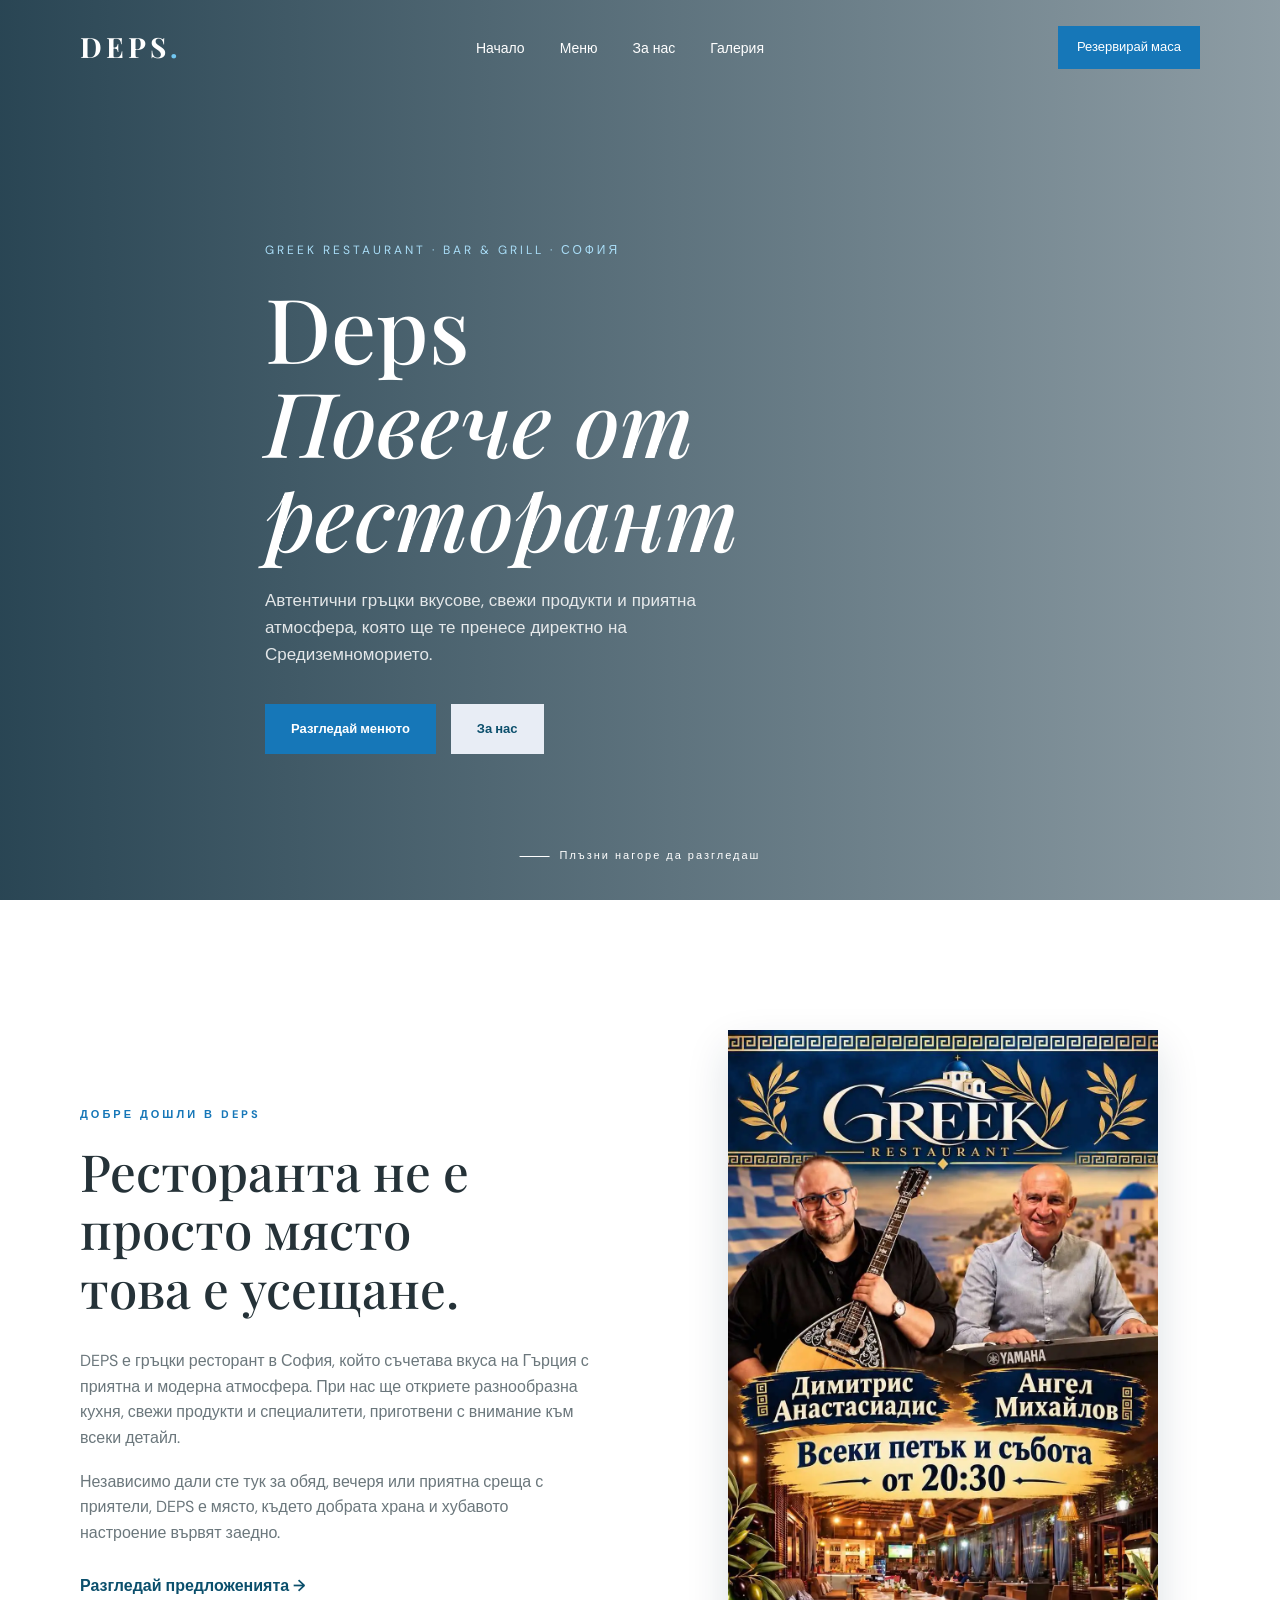
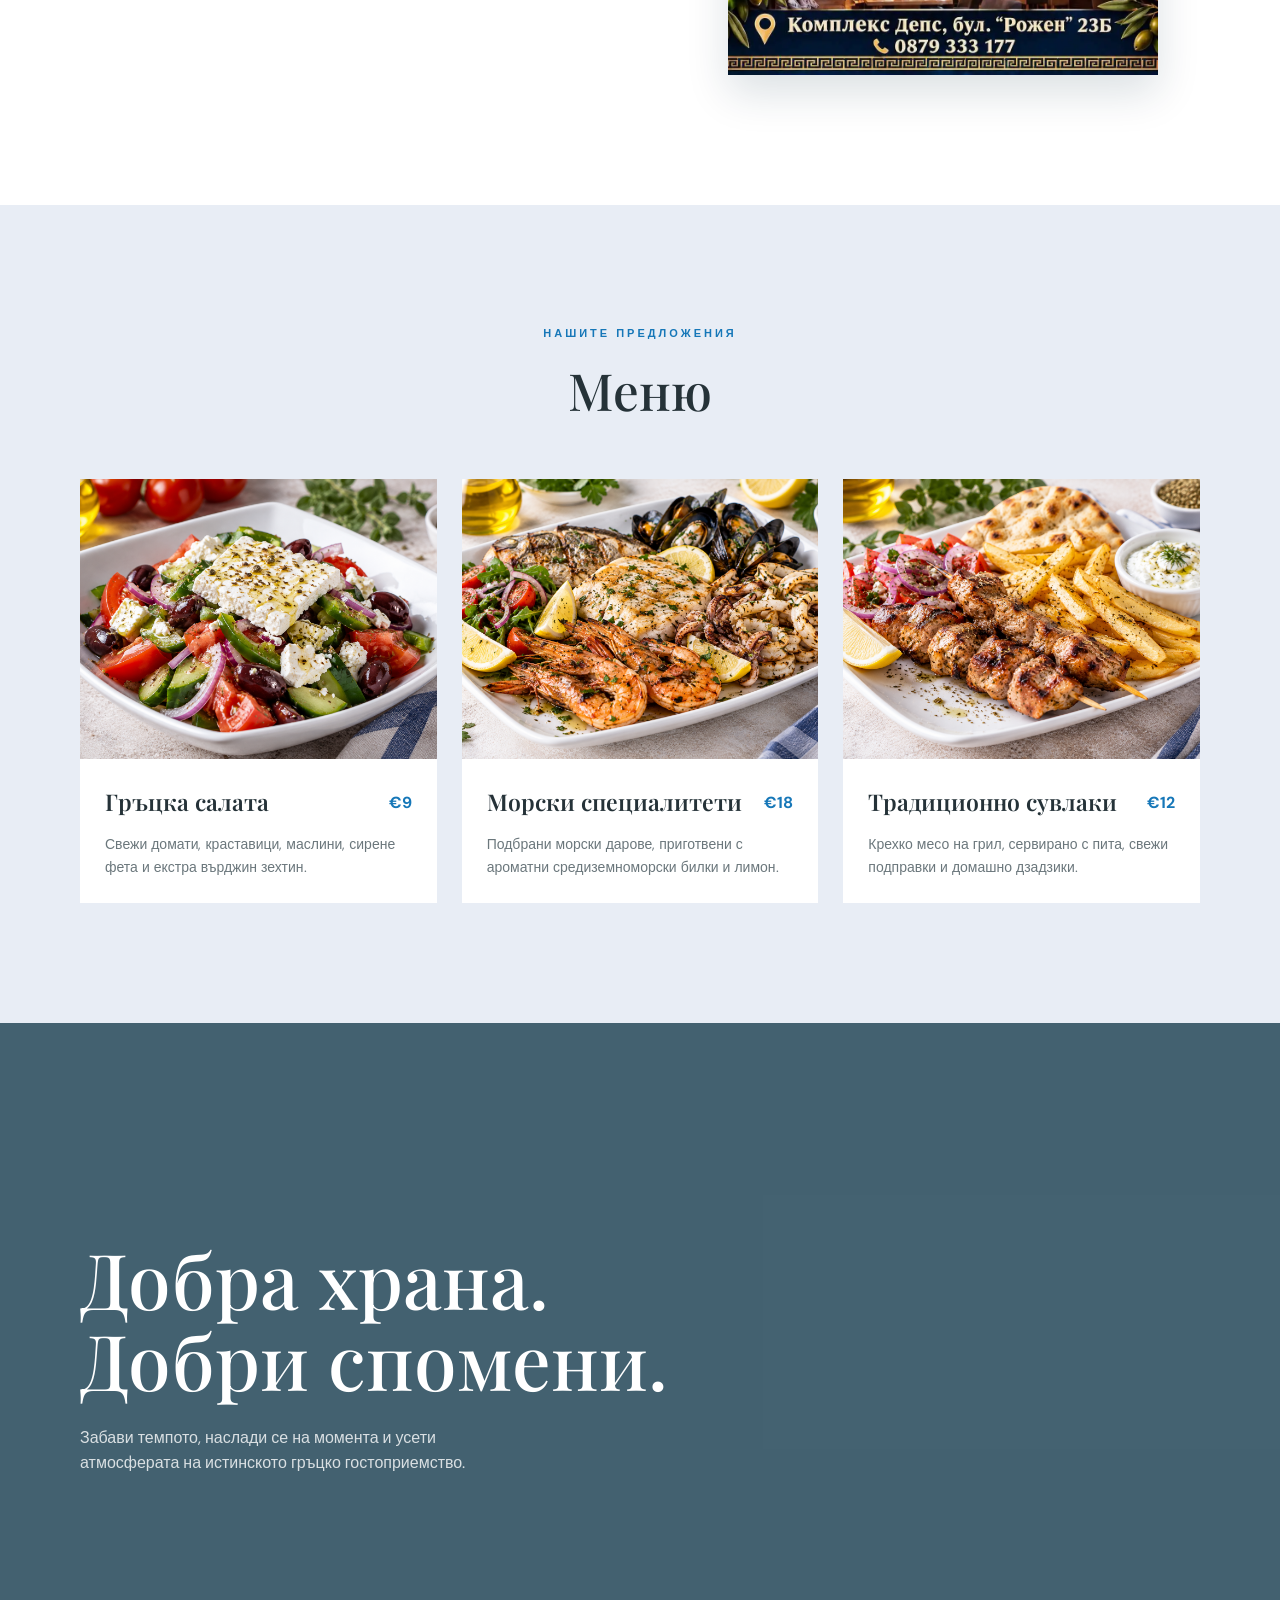
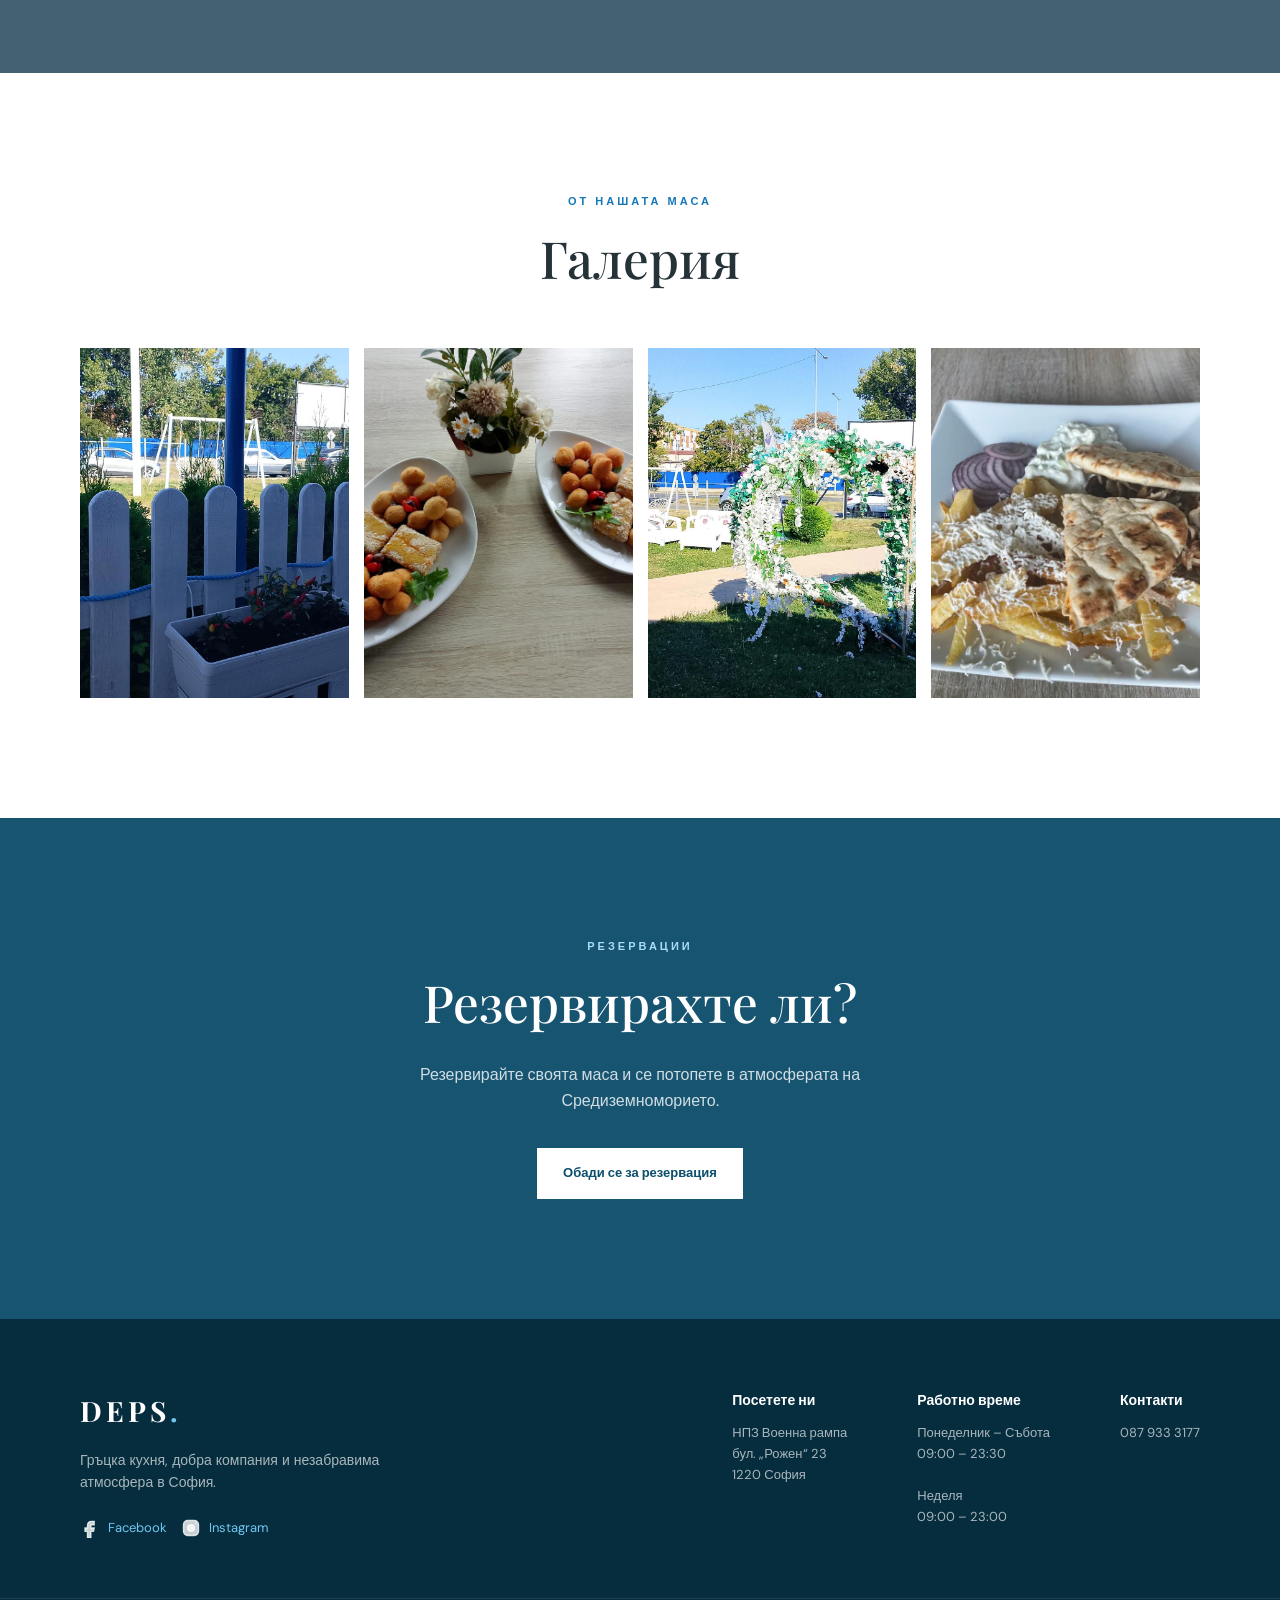
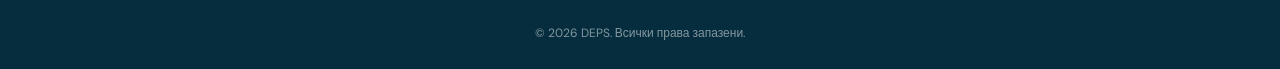
<file: index.html>
<!DOCTYPE html>
<html lang="bg">

<head>
    <meta charset="UTF-8">
    <meta name="viewport" content="width=device-width, initial-scale=1.0">

    <title>DEPS Complex – Гръцки ресторант в София | бул. Рожен 23</title>
    <meta name="description" content="DEPS Complex – гръцки ресторант в София с автентична гръцка кухня, морски специалитети и приятна атмосфера. Посетете ни на бул. „Рожен“ 23.">
    <meta name="robots" content="index, follow">
    <meta name="theme-color" content="#062d3e">
    <link rel="canonical" href="https://depscomplex.com/">

    <link rel="icon" type="image/svg+xml" href="favicon.svg">

    <!-- Open Graph / social sharing -->
    <meta property="og:type" content="website">
    <meta property="og:title" content="DEPS Complex – Гръцки ресторант в София">
    <meta property="og:description" content="Автентични гръцки вкусове, морски специалитети и приятна атмосфера в София. DEPS Complex, бул. „Рожен“ 23.">
    <meta property="og:url" content="https://depscomplex.com/">
    <meta property="og:site_name" content="DEPS Complex">
    <meta property="og:locale" content="bg_BG">
    <meta property="og:image" content="https://depscomplex.com/images/726c0c00-57dd-46ca-b9e7-94f293aad9a5.jpg">
    <meta property="og:image:alt" content="Гръцка кухня в DEPS Complex">

    <meta name="twitter:card" content="summary_large_image">
    <meta name="twitter:title" content="DEPS Complex – Гръцки ресторант в София">
    <meta name="twitter:description" content="Автентични гръцки вкусове, морски специалитети и приятна атмосфера в София.">
    <meta name="twitter:image" content="https://depscomplex.com/images/726c0c00-57dd-46ca-b9e7-94f293aad9a5.jpg">

    <!-- CSS -->
    <link rel="stylesheet" href="style.css">

    <!-- Google Fonts -->
    <link rel="preconnect" href="https://fonts.googleapis.com">
    <link rel="preconnect" href="https://fonts.gstatic.com" crossorigin>
    <link href="https://fonts.googleapis.com/css2?family=DM+Sans:wght@400;500;600;700&family=Playfair+Display:wght@500;600;700&display=swap" rel="stylesheet">

    <!-- LocalBusiness / Restaurant structured data -->
    <script type="application/ld+json">
    {
        "@context": "https://schema.org",
        "@type": "Restaurant",
        "@id": "https://depscomplex.com/#restaurant",
        "name": "DEPS Complex",
        "url": "https://depscomplex.com/",
        "image": "https://depscomplex.com/images/726c0c00-57dd-46ca-b9e7-94f293aad9a5.jpg",
        "description": "Гръцки ресторант в София с автентични гръцки вкусове, морски специалитети и приятна атмосфера.",
        "servesCuisine": [
            "Greek",
            "Mediterranean"
        ],
        "telephone": "+359879333177",
        "address": {
            "@type": "PostalAddress",
            "streetAddress": "бул. „Рожен“ 23",
            "postalCode": "1220",
            "addressLocality": "София",
            "addressCountry": "BG"
        },
        "openingHoursSpecification": [
            {
                "@type": "OpeningHoursSpecification",
                "dayOfWeek": [
                    "Monday",
                    "Tuesday",
                    "Wednesday",
                    "Thursday",
                    "Friday",
                    "Saturday"
                ],
                "opens": "09:00",
                "closes": "23:30"
            },
            {
                "@type": "OpeningHoursSpecification",
                "dayOfWeek": "Sunday",
                "opens": "09:00",
                "closes": "23:00"
            }
        ],
        "sameAs": [
            "https://www.facebook.com/BarCartel/",
            "https://www.instagram.com/depscomplexbg/"
        ]
    }
    </script>
</head>

<body>

    <!-- NAVIGATION -->
    <header class="navbar">
        <div class="container nav-container">

            <a href="#home" class="logo" aria-label="DEPS Complex – начало">
                DEPS<span>.</span>
            </a>

            <nav class="desktop-nav" aria-label="Основна навигация">
                <ul class="nav-links">
                    <li><a href="#home">Начало</a></li>
                    <li><a href="#menu">Меню</a></li>
                    <li><a href="#about">За нас</a></li>
                    <li><a href="#gallery">Галерия</a></li>
                </ul>
            </nav>

            <a href="#contact" class="nav-button">
                Резервирай маса
            </a>

            <button class="menu-toggle" type="button" aria-label="Отвори менюто" aria-controls="mobile-menu" aria-expanded="false">
                <span></span>
                <span></span>
                <span></span>
            </button>

        </div>

        <div class="mobile-menu" id="mobile-menu">
            <div class="container">
                <nav aria-label="Мобилна навигация">
                    <ul class="mobile-nav-links">
                        <li><a href="#home">Начало</a></li>
                        <li><a href="#menu">Меню</a></li>
                        <li><a href="#about">За нас</a></li>
                        <li><a href="#gallery">Галерия</a></li>
                        <li><a href="#contact" class="mobile-nav-cta">Резервирай маса</a></li>
                    </ul>
                </nav>
            </div>
        </div>
    </header>


    <!-- HERO -->
    <section class="hero" id="home">

        <div class="hero-overlay"></div>

        <div class="container hero-content">
            <p class="hero-subtitle">
                GREEK RESTAURANT · BAR &amp; GRILL · СОФИЯ
            </p>

            <h1>
                Deps<br>
                <span>Повече от ресторант</span>
            </h1>

            <p class="hero-description">
                Автентични гръцки вкусове, свежи продукти и приятна
                атмосфера, която ще те пренесе директно на Средиземноморието.
            </p>

            <div class="hero-buttons">
                <a href="#menu" class="btn btn-primary">
                    Разгледай менюто
                </a>

                <a href="#about" class="btn btn-outline">
                    За нас
                </a>

            </div>

        </div>

        <div class="scroll-indicator">
            <span></span>
            Плъзни нагоре да разгледаш
        </div>

    </section>


    <!-- ABOUT -->
    <section class="intro" id="about">

        <div class="container intro-container">

            <div class="intro-text">

                <p class="section-label">
                    ДОБРЕ ДОШЛИ В DEPS
                </p>

                <h2>
                    Ресторанта не е просто място<br>
                    това е усещане.
                </h2>

                <p>
                    DEPS е гръцки ресторант в София, който съчетава вкуса на Гърция
                    с приятна и модерна атмосфера. При нас ще откриете разнообразна кухня,
                    свежи продукти и специалитети, приготвени с внимание
                    към всеки детайл.
                </p>

                <p>
                    Независимо дали сте тук за обяд, вечеря или приятна
                    среща с приятели, DEPS е място, където добрата храна
                    и хубавото настроение вървят заедно.
                </p>

                <a href="#menu" class="text-link">
                    Разгледай предложенията →
                </a>
            </div>


            <div class="intro-image">

                <img
                    src="images/plakat.webp"
                    alt="DEPS Complex – гръцки ресторант в София, музикална програма и адрес"
                    width="1024"
                    height="1536"
                    loading="lazy"
                    decoding="async"
                >

            </div>

        </div>

    </section>


    <!-- MENU -->
    <section class="menu" id="menu">

        <div class="container">

            <div class="section-heading">

                <p class="section-label">
                    НАШИТЕ ПРЕДЛОЖЕНИЯ
                </p>

                <h2>
                    Меню<br>
                </h2>

            </div>


            <div class="menu-grid">

                <!-- DISH 1 -->
                <article class="menu-card">

                    <div class="menu-image">

                        <img
                            src="images/гръцкасалата.png"
                            alt="Гръцка салата"
                            loading="lazy"
                            decoding="async"
                        >

                    </div>
                    <div class="menu-content">

                        <div class="menu-title">
                            <h3>Гръцка салата</h3>
                            <span>€9</span>
                        </div>

                        <p>
                            Свежи домати, краставици, маслини,
                            сирене фета и екстра върджин зехтин.
                        </p>

                    </div>

                </article>
                <!-- DISH 2 -->
                <article class="menu-card">

                    <div class="menu-image">

                        <img
                            src="images/морски.png"
                            alt="Морски специалитети"
                            loading="lazy"
                            decoding="async"
                        >

                    </div>

                    <div class="menu-content">

                        <div class="menu-title">
                            <h3>Морски специалитети</h3>
                            <span>€18</span>
                        </div>

                        <p>
                            Подбрани морски дарове, приготвени
                            с ароматни средиземноморски билки и лимон.
                        </p>

                    </div>

                </article>


                <!-- DISH 3 -->
                <article class="menu-card">

                    <div class="menu-image">

                        <img
                            src="images/традиционносувлаки.png"
                            alt="Традиционно сувлаки"
                            loading="lazy"
                            decoding="async"
                        >

                    </div>

                    <div class="menu-content">

                        <div class="menu-title">
                            <h3>Традиционно сувлаки</h3>
                            <span>€12</span>
                        </div>

                        <p>
                            Крехко месо на грил, сервирано с пита,
                            свежи подправки и домашно дзадзики.
                        </p>

                    </div>

                </article>

            </div>

        </div>

    </section>


    <!-- EXPERIENCE -->
    <section class="experience">
        <div class="experience-overlay"></div>

        <div class="container experience-content">

            <p class="section-label light">
            </p>

            <h2>
                Добра храна.<br>
                Добри спомени.
            </h2>

            <p>
                Забави темпото, наслади се на момента и
                усети атмосферата на истинското гръцко гостоприемство.
            </p>

        </div>

    </section>


    <!-- GALLERY -->
    <section class="gallery" id="gallery">

        <div class="container">

            <div class="section-heading">

                <p class="section-label">
                    ОТ НАШАТА МАСА
                </p>

                <h2>
                    Галерия
                </h2>

            </div>


            <div class="gallery-grid">

                <img
                    src="images/e0d6d19d-e3cd-44c4-af16-7e842843db31.jpg"
                    alt="Гръцка храна в DEPS Complex"
                    loading="lazy"
                    decoding="async"
                >

                <img
                    src="images/d3f61ba5-1c6e-4abb-b156-3a126c61329b.jpg"
                    alt="Средиземноморска храна в DEPS Complex"
                    loading="lazy"
                    decoding="async"
                >

                <img
                    src="images/13f977eb-a258-48fd-aa7f-844dce8c6cb1.jpg"
                    alt="Атмосферата в ресторант DEPS Complex"
                    loading="lazy"
                    decoding="async"
                >

                <img
                    src="images/гирос.png"
                    alt="Гиро и гръцка кухня в DEPS Complex"
                    loading="lazy"
                    decoding="async"
                >

            </div>
        </div>

    </section>


    <!-- RESERVATIONS -->
    <section class="reservation" id="contact">

        <div class="container reservation-content">

            <p class="section-label light">
                РЕЗЕРВАЦИИ
            </p>

            <h2>
                Резервирахте ли?<br>

            </h2>

            <p>
                Резервирайте своята маса и се потопете
                в атмосферата на Средиземноморието.
            </p>
            <div class="reservation-actions">
                <button type="button" class="btn btn-white" id="open-reservation-modal" aria-haspopup="dialog" aria-controls="reservation-modal">
                    Обади се за резервация
                </button>

            </div>

        </div>

    </section>


    <!-- RESERVATION MODAL -->
    <div class="modal" id="reservation-modal" hidden>
        <div class="modal-backdrop" data-close-modal></div>

        <div
            class="modal-dialog"
            role="dialog"
            aria-modal="true"
            aria-labelledby="reservation-modal-title"
            aria-describedby="reservation-modal-description"
        >
            <button
                type="button"
                class="modal-close"
                id="close-reservation-modal"
                aria-label="Затвори прозореца"
            >
                &times;
            </button>

            <p class="section-label">РЕЗЕРВАЦИЯ</p>
            <h2 id="reservation-modal-title">Свържете се с DEPS</h2>
            <p id="reservation-modal-description">
                Обадете се на следния номер, за да резервирате маса.
            </p>

            <a href="tel:+359879333177" class="modal-phone">087 933 3177</a>

            <div class="modal-actions">
                <a href="tel:+359879333177" class="btn btn-primary">
                    Обади се
                </a>

                <button type="button" class="btn btn-secondary" id="modal-copy-phone">
                    Копирай номера
                </button>
            </div>

            <p class="copy-status" id="copy-status" role="status" aria-live="polite"></p>
        </div>
    </div>

    <!-- FOOTER -->
    <footer>

        <div class="container footer-container">

            <div class="footer-brand">

                <h3>DEPS<span>.</span></h3>

                <p>
                    Гръцка кухня, добра компания и
                    незабравима атмосфера в София.
                </p>

                <div class="social-links" aria-label="Социални мрежи">
                    <a href="https://www.facebook.com/BarCartel/" target="_blank" rel="noopener noreferrer" aria-label="DEPS Complex във Facebook">
                        <svg viewBox="0 0 24 24" aria-hidden="true">
                            <path d="M14 8h3V4h-3c-3.31 0-5 1.9-5 5v3H6v4h3v8h4v-8h3.2l.8-4H13V9c0-.66.34-1 1-1Z"></path>
                        </svg>
                        <span>Facebook</span>
                    </a>

                    <a href="https://www.instagram.com/depscomplexbg/" target="_blank" rel="noopener noreferrer" aria-label="DEPS Complex в Instagram">
                        <svg viewBox="0 0 24 24" aria-hidden="true">
                            <rect x="3" y="3" width="18" height="18" rx="5" ry="5"></rect>
                            <circle cx="12" cy="12" r="4"></circle>
                            <circle cx="17.5" cy="6.5" r="1" class="social-icon-fill"></circle>
                        </svg>
                        <span>Instagram</span>
                    </a>
                </div>

            </div>

            <div class="footer-info">

                <div>
                    <h4>Посетете ни</h4>
                    <p>
                        НПЗ Военна рампа<br>
                        бул. „Рожен“ 23<br>
                        1220 София
                    </p>
                </div>


                <div>
                    <h4>Работно време</h4>
                    <p>
                        Понеделник – Събота<br>
                        09:00 – 23:30
                        <br><br>
                        Неделя<br>
                        09:00 – 23:00
                    </p>
                </div>


                <div>
                    <h4>Контакти</h4>
                    <p>
                        <a href="tel:+359879333177">
                            087 933 3177
                        </a>
                    </p>
                </div>

            </div>

        </div>


        <div class="footer-bottom">
            <p>
                © 2026 DEPS. Всички права запазени.
            </p>

        </div>

    </footer>

    <script src="script.js"></script>
</body>
</html>
</file>
<file: style.css>
/* =========================
   RESET & VARIABLES
========================= */

:root {
    --blue: #0b4f6c;
    --blue-light: #1677b8;
    --dark-blue: #07364b;
    --white: #ffffff;
    --section-blue: #e8edf5;
    --text: #253238;
    --gray: #6b777c;
}

* {
    margin: 0;
    padding: 0;
    box-sizing: border-box;
}

html {
    scroll-behavior: smooth;
    scroll-padding-top: 95px;
}

body {
    font-family: "DM Sans", sans-serif;
    color: var(--text);
    background: var(--white);
    line-height: 1.6;
}

body.menu-open,
body.modal-open {
    overflow: hidden;
}

img {
    width: 100%;
    display: block;
}

a {
    text-decoration: none;
    color: inherit;
}

button {
    font: inherit;
}

.container {
    width: min(1120px, 90%);
    margin: auto;
}


/* =========================
   NAVIGATION
========================= */

.navbar {
    position: fixed;
    top: 0;
    left: 0;
    width: 100%;
    z-index: 100;
    padding: 25px 0;
    background: transparent;
    transition: background 0.3s ease, box-shadow 0.3s ease, padding 0.3s ease;
}

.navbar.scrolled {
    padding: 16px 0;
    background: rgba(6, 45, 62, 0.96);
    box-shadow: 0 8px 24px rgba(0, 0, 0, 0.12);
    backdrop-filter: blur(10px);
    -webkit-backdrop-filter: blur(10px);
}

.nav-container {
    display: flex;
    align-items: center;
    justify-content: space-between;
    position: relative;
    z-index: 2;
}

.logo,
.footer-brand h3 {
    font-family: "Playfair Display", serif;
    font-size: 28px;
    font-weight: 700;
    letter-spacing: 4px;
}

.logo {
    color: white;
}

.logo span,
.footer-brand span {
    color: #72c7f2;
}

.nav-links {
    display: flex;
    list-style: none;
    gap: 35px;
}

.nav-links a {
    color: white;
    font-size: 14px;
    transition: opacity 0.3s;
}

.nav-links a:hover {
    opacity: 0.7;
}

.nav-button {
    display: inline-block;
    color: white;
    background: var(--blue-light);
    border: 1px solid var(--blue-light);
    padding: 10px 18px;
    font-size: 13px;
    transition: 0.3s;
}

.nav-button:hover {
    background: white;
    color: var(--blue);
}

.menu-toggle {
    display: none;
    width: 46px;
    height: 46px;
    padding: 10px;
    border: 1px solid #1677b8;
    background: #1677b8;
    color: white;
    cursor: pointer;
    align-items: center;
    justify-content: center;
    flex-direction: column;
    gap: 5px;
}

.menu-toggle span {
    display: block;
    width: 22px;
    height: 2px;
    background: currentColor;
    transition: transform 0.25s ease, opacity 0.25s ease;
}

.menu-toggle[aria-expanded="true"] span:nth-child(1) {
    transform: translateY(7px) rotate(45deg);
}

.menu-toggle[aria-expanded="true"] span:nth-child(2) {
    opacity: 0;
}

.menu-toggle[aria-expanded="true"] span:nth-child(3) {
    transform: translateY(-7px) rotate(-45deg);
}

.mobile-menu {
    display: none;
}


/* =========================
   HERO
========================= */

.hero {
    min-height: 100vh;
    padding-top: 95px;

    background-image:
        url("https://images.unsplash.com/photo-1504674900247-0877df9cc836?auto=format&fit=crop&w=2000&q=85");

    background-size: cover;
    background-position: center;
    position: relative;

    display: flex;
    align-items: center;

    color: white;
}

.hero-overlay {
    position: absolute;
    inset: 0;

    background:
        linear-gradient(
            90deg,
            rgba(4, 37, 54, 0.85),
            rgba(4, 37, 54, 0.45)
        );
}

.hero-content {
    position: relative;
    z-index: 2;
    max-width: 750px;
}

.hero-subtitle {
    font-size: 12px;
    letter-spacing: 3px;
    margin-bottom: 20px;
    color: #a9ddf7;
}

.hero h1 {
    font-family: "Playfair Display", serif;
    font-size: clamp(52px, 7vw, 90px);
    line-height: 1.05;
    font-weight: 500;
    margin-bottom: 25px;
}

.hero h1 span {
    font-style: italic;
}

.hero-description {
    max-width: 500px;
    font-size: 17px;
    color: rgba(255, 255, 255, 0.85);
    margin-bottom: 35px;
}


/* =========================
   BUTTONS
========================= */

.hero-buttons {
    display: flex;
    gap: 15px;
}

.btn {
    display: inline-block;
    padding: 14px 25px;
    border: 1px solid transparent;
    font-size: 13px;
    font-weight: 600;
    font-family: inherit;
    text-align: center;
    cursor: pointer;
    transition: all 0.3s ease;
    -webkit-appearance: none;
    appearance: none;
}

.btn-primary {
    background: var(--blue-light);
    border-color: var(--blue-light);
    color: white;
}

.btn-primary:hover {
    background: white;
    color: var(--blue);
}

.btn-outline {
    background: var(--section-blue);
    border: 1px solid var(--section-blue);
    color: var(--blue);
}

.btn-outline:hover {
    background: white;
    border-color: white;
    color: var(--blue);
}

.btn-white {
    background: white;
    border: 1px solid white;
    color: var(--blue);
}

.btn-white:hover {
    background: var(--section-blue);
    border-color: var(--section-blue);
}

.btn-secondary {
    background: #0b4f6c;
    border: 1px solid #0b4f6c;
    color: white;
}

.btn-secondary:hover {
    background: #07364b;
    border-color: #07364b;
}

.btn:focus-visible,
.nav-button:focus-visible,
.menu-toggle:focus-visible,
.mobile-nav-links a:focus-visible,
.modal-close:focus-visible,
.modal-phone:focus-visible,
.social-links a:focus-visible {
    outline: 3px solid #72c7f2;
    outline-offset: 3px;
}

.reservation-actions {
    display: flex;
    justify-content: center;
    align-items: center;
    flex-wrap: wrap;
    gap: 12px;
}


/* =========================
   SCROLL INDICATOR
========================= */

.scroll-indicator {
    position: absolute;
    bottom: 35px;
    left: 50%;
    transform: translateX(-50%);
    font-size: 11px;
    letter-spacing: 2px;
    display: flex;
    align-items: center;
    gap: 10px;
}

.scroll-indicator span {
    width: 30px;
    height: 1px;
    background: white;
}

/* =========================
   ABOUT
========================= */

.intro {
    padding: 130px 0;
}

.intro-container {
    display: grid;
    grid-template-columns: 1fr 1fr;
    gap: 90px;
    align-items: center;
}

.section-label {
    font-size: 11px;
    letter-spacing: 3px;
    font-weight: 700;
    color: var(--blue-light);
    margin-bottom: 18px;
}

.intro h2,
.section-heading h2,
.reservation h2 {
    font-family: "Playfair Display", serif;
    font-size: clamp(38px, 4vw, 58px);
    line-height: 1.15;
    font-weight: 500;
    margin-bottom: 30px;
}

.intro p:not(.section-label) {
    color: var(--gray);
    margin-bottom: 18px;
}

.intro-image {
    display: flex;
    align-items: center;
    justify-content: center;
}

.intro-image img {
    width: min(100%, 430px);
    height: auto;
    max-height: none;
    object-fit: contain;
    margin: 0 auto;
    box-shadow: 0 18px 40px rgba(6, 45, 62, 0.14);
}

.text-link {
    display: inline-block;
    margin-top: 10px;
    color: var(--blue);
    font-weight: 600;
    transition: transform 0.3s;
}

.text-link:hover {
    transform: translateX(5px);
}
/* =========================
   MENU
========================= */

.menu {
    background: var(--section-blue);
    padding: 120px 0;
}

.section-heading {
    text-align: center;
    margin-bottom: 60px;
}

.menu-grid {
    display: grid;
    grid-template-columns: repeat(3, 1fr);
    gap: 25px;
}

.menu-card {
    background: white;
    transition: transform 0.35s ease;
}

.menu-card:hover {
    transform: translateY(-8px);
}

.menu-image {
    overflow: hidden;
}
.menu-image img {
    height: 280px;
    object-fit: cover;
    transition: transform 0.5s;
}

.menu-card:hover img {
    transform: scale(1.06);
}

.menu-content {
    padding: 25px;
}

.menu-title {
    display: flex;
    justify-content: space-between;
    align-items: center;
    margin-bottom: 12px;
}

.menu-title h3 {
    font-family: "Playfair Display", serif;
    font-size: 23px;
    font-weight: 600;
}

.menu-title span {
    color: var(--blue-light);
    font-weight: 700;
}

.menu-content p {
    color: var(--gray);
    font-size: 14px;
}


/* =========================
   EXPERIENCE
========================= */

.experience {
    min-height: 650px;
    position: relative;
    display: flex;
    align-items: center;

    background-image:
        url("https://images.unsplash.com/photo-1515003197210-e0cd71810b5f?auto=format&fit=crop&w=2000&q=80");
    background-size: cover;
    background-position: center;

    color: white;
}

.experience-overlay {
    position: absolute;
    inset: 0;
    background: rgba(5, 45, 65, 0.75);
}

.experience-content {
    position: relative;
    z-index: 2;
}

.light {
    color: #a9ddf7;
}

.experience h2 {
    font-family: "Playfair Display", serif;
    font-size: clamp(50px, 6vw, 80px);
    line-height: 1.05;
    font-weight: 500;
    margin-bottom: 25px;
}
.experience p:not(.section-label) {
    max-width: 450px;
    color: rgba(255, 255, 255, 0.8);
}


/* =========================
   GALLERY
========================= */

.gallery {
    padding: 120px 0;
}

.gallery-grid {
    display: grid;
    grid-template-columns: repeat(4, 1fr);
    gap: 15px;
}

.gallery-grid img {
    height: 350px;
    object-fit: cover;
    transition: opacity 0.3s;
}

.gallery-grid img:hover {
    opacity: 0.8;
}


/* =========================
   RESERVATIONS
========================= */

.reservation {
    padding: 120px 0;
    text-align: center;

    background:
        linear-gradient(
            rgba(10, 75, 105, 0.95),
            rgba(10, 75, 105, 0.95)
        ),
        url("https://images.unsplash.com/photo-1513104890138-7c749659a591?auto=format&fit=crop&w=1800&q=80");

    background-size: cover;
    background-position: center;

    color: white;
}

.reservation-content {
    max-width: 750px;
}
.reservation p:not(.section-label) {
    max-width: 500px;
    margin: 0 auto 35px;
    color: rgba(255, 255, 255, 0.8);
}


/* =========================
   RESERVATION MODAL
========================= */

.modal[hidden] {
    display: none;
}

.modal {
    position: fixed;
    inset: 0;
    z-index: 300;
    display: grid;
    place-items: center;
    padding: 24px;
}

.modal-backdrop {
    position: absolute;
    inset: 0;
    background: rgba(3, 24, 34, 0.75);
    backdrop-filter: blur(4px);
    -webkit-backdrop-filter: blur(4px);
}

.modal-dialog {
    position: relative;
    width: min(520px, 100%);
    padding: 42px;
    background: white;
    color: var(--text);
    box-shadow: 0 24px 70px rgba(0, 0, 0, 0.25);
    border-radius: 8px;
}

.modal-dialog h2 {
    font-family: "Playfair Display", serif;
    font-size: clamp(34px, 5vw, 48px);
    line-height: 1.1;
    font-weight: 500;
    margin-bottom: 16px;
}

.modal-dialog > p:not(.section-label):not(.copy-status) {
    color: var(--gray);
}

.modal-close {
    position: absolute;
    top: 14px;
    right: 14px;
    width: 42px;
    height: 42px;
    display: grid;
    place-items: center;
    border: 1px solid #d3dce5;
    background: #e8edf5;
    color: var(--blue);
    font-size: 28px;
    line-height: 1;
    cursor: pointer;
    border-radius: 6px;
}

.modal-close:hover {
    background: #dce5ef;
}

.modal-phone {
    display: inline-block;
    margin: 28px 0 20px;
    font-size: clamp(30px, 6vw, 42px);
    line-height: 1.1;
    font-weight: 700;
    letter-spacing: 1px;
    color: var(--blue);
}

.modal-actions {
    display: flex;
    flex-wrap: wrap;
    gap: 12px;
}

.copy-status {
    min-height: 24px;
    margin-top: 14px;
    color: var(--blue);
    font-size: 13px;
    font-weight: 600;
}

/* =========================
   FOOTER
========================= */

footer {
    background: #062d3e;
    color: white;
    padding-top: 70px;
}

.footer-container {
    display: flex;
    justify-content: space-between;
    gap: 60px;
    padding-bottom: 60px;
}

.footer-brand {
    max-width: 300px;
}

.footer-brand h3 {
    margin-bottom: 15px;
}
.footer-brand p {
    color: rgba(255, 255, 255, 0.65);
    font-size: 14px;
}

.social-links {
    display: flex;
    flex-wrap: wrap;
    gap: 14px;
    margin-top: 24px;
}

.social-links a {
    display: inline-flex;
    align-items: center;
    gap: 8px;
    color: rgba(255, 255, 255, 0.78);
    font-size: 13px;
    transition: color 0.3s ease, transform 0.3s ease;
}

.social-links a:hover {
    color: #72c7f2;
    transform: translateY(-2px);
}

.social-links svg {
    width: 20px;
    height: 20px;
    fill: currentColor;
    stroke: currentColor;
    stroke-width: 1.7;
}

.social-links svg .social-icon-fill {
    fill: currentColor;
    stroke: none;
}

.footer-info {
    display: flex;
    gap: 70px;
}

.footer-info h4 {
    margin-bottom: 12px;
    font-size: 14px;
}

.footer-info p {
    color: rgba(255, 255, 255, 0.65);
    font-size: 13px;
}

.footer-info a:hover {
    color: #72c7f2;
}

.footer-bottom {
    border-top: 1px solid rgba(255, 255, 255, 0.1);
    text-align: center;
    padding: 25px;
    font-size: 12px;
    color: rgba(255, 255, 255, 0.5);
}


/* =========================
   RESPONSIVE - TABLET
========================= */

@media (max-width: 900px) {

    .desktop-nav,
    .nav-button {
        display: none;
    }

    .menu-toggle {
        display: inline-flex;
    }

    .mobile-menu {
        position: absolute;
        top: 100%;
        left: 0;
        width: 100%;
        display: block;
        max-height: 0;
        overflow: hidden;
        background: rgba(6, 45, 62, 0.98);
        box-shadow: 0 12px 24px rgba(0, 0, 0, 0.15);
        transition: max-height 0.35s ease;
    }

    .navbar.menu-open .mobile-menu {
        max-height: 420px;
    }

    .mobile-nav-links {
        list-style: none;
        padding: 18px 0 24px;
    }

    .mobile-nav-links li + li {
        margin-top: 4px;
    }

    .mobile-nav-links a {
        display: block;
        padding: 13px 0;
        color: white;
        font-size: 16px;
        border-bottom: 1px solid rgba(255, 255, 255, 0.08);
    }

    .mobile-nav-links li:last-child a {
        border-bottom: 0;
    }

    .mobile-nav-links a:hover,
    .mobile-nav-links a:focus-visible {
        color: #72c7f2;
    }

    .mobile-nav-cta {
        font-weight: 600;
    }

    .hero {
        padding-top: 85px;
    }

    .intro-container {
        grid-template-columns: 1fr;
        gap: 50px;
    }

    .intro-image img {
        width: min(100%, 380px);
    }

    .menu-grid {
        grid-template-columns: 1fr;
    }

    .gallery-grid {
        grid-template-columns: repeat(2, 1fr);
    }

    .footer-container {
        flex-direction: column;
    }
}


/* =========================
   RESPONSIVE - MOBILE
========================= */

@media (max-width: 600px) {
    .reservation-actions,
    .modal-actions {
        flex-direction: column;
        align-items: stretch;
    }

    .reservation-actions .btn,
    .modal-actions .btn {
        width: 100%;
        text-align: center;
    }

    .modal {
        padding: 16px;
    }

    .modal-dialog {
        padding: 34px 24px 28px;
    }

    .modal-phone {
        font-size: 30px;
    }


    .navbar {
        padding: 18px 0;
    }

    .navbar.scrolled {
        padding: 13px 0;
    }

    .logo,
    .footer-brand h3 {
        font-size: 24px;
        letter-spacing: 3px;
    }

    .menu-toggle {
        width: 42px;
        height: 42px;
    }

    .hero {
        padding-top: 78px;
    }

    .hero-buttons {
        flex-direction: column;
        align-items: flex-start;
    }

    .intro,
    .menu,
    .gallery,
    .reservation {
        padding: 80px 0;
    }

    .gallery-grid {
        grid-template-columns: 1fr;
    }

    .footer-info {
        flex-direction: column;
        gap: 30px;
    }

    .social-links {
        gap: 16px;
    }

    .hero h1 {
        font-size: 52px;
    }

    .hero-subtitle {
        letter-spacing: 2px;
    }

    .scroll-indicator {
        bottom: 25px;
        width: 90%;
        justify-content: center;
        text-align: center;
    }

}
</file>
